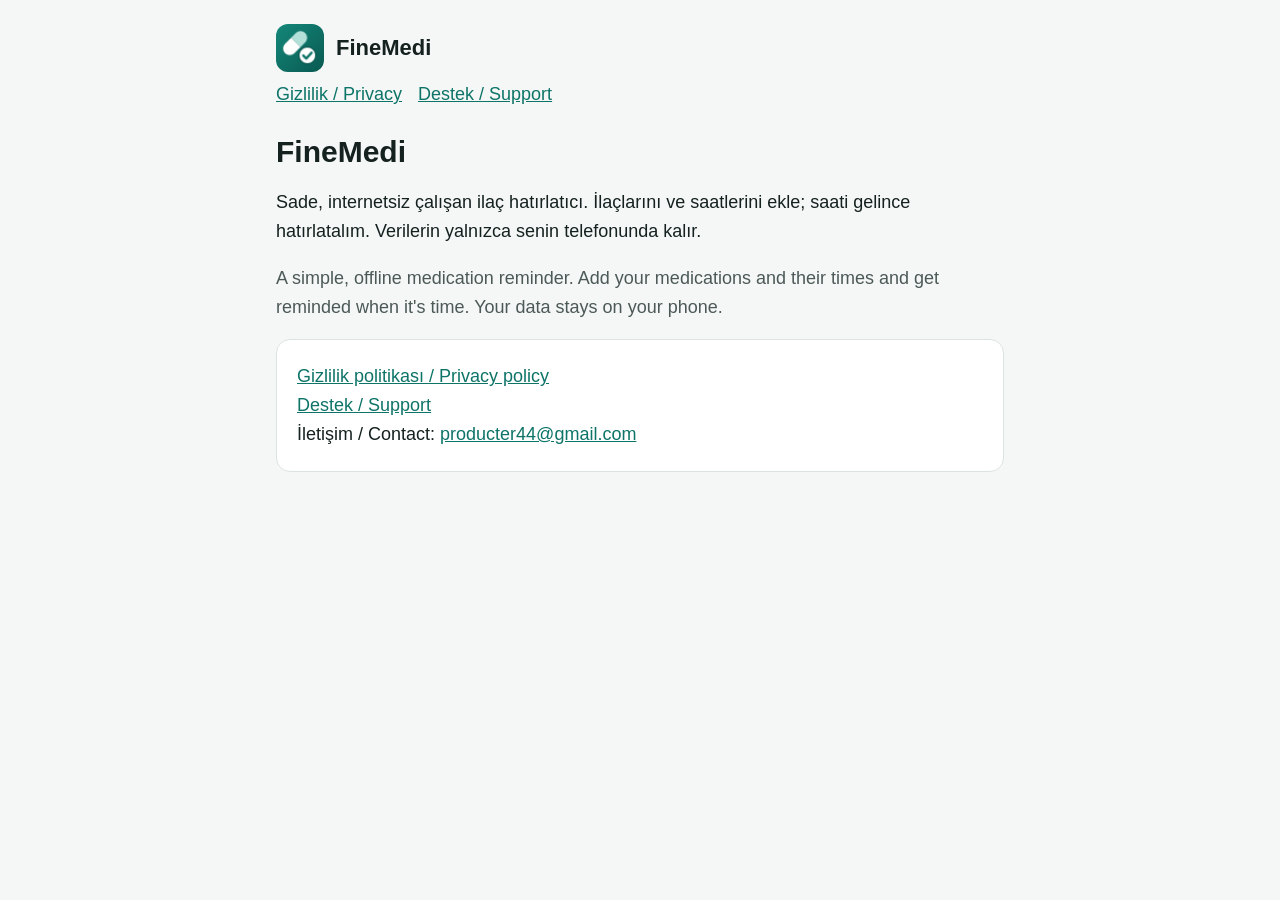
<file: index.html>
<!doctype html><html lang="tr"><head><meta charset="utf-8"><meta name="viewport" content="width=device-width, initial-scale=1"><link rel="icon" href="./assets/icon.png"><link rel="stylesheet" href="./assets/style.css"><title>FineMedi</title></head><body><main><header><img src="./assets/icon.png" alt=""><a href="./">FineMedi</a></header><nav><a href="./privacy/">Gizlilik / Privacy</a><a href="./support/">Destek / Support</a></nav>
<h1>FineMedi</h1>
<p>Sade, internetsiz çalışan ilaç hatırlatıcı. İlaçlarını ve saatlerini ekle; saati gelince hatırlatalım. Verilerin yalnızca senin telefonunda kalır.</p>
<p class="dim">A simple, offline medication reminder. Add your medications and their times and get reminded when it's time. Your data stays on your phone.</p>
<div class="card"><p><a href="privacy/">Gizlilik politikası / Privacy policy</a><br><a href="support/">Destek / Support</a><br>İletişim / Contact: <a href="mailto:producter44@gmail.com">producter44@gmail.com</a></p></div>
</main></body></html>
</file>
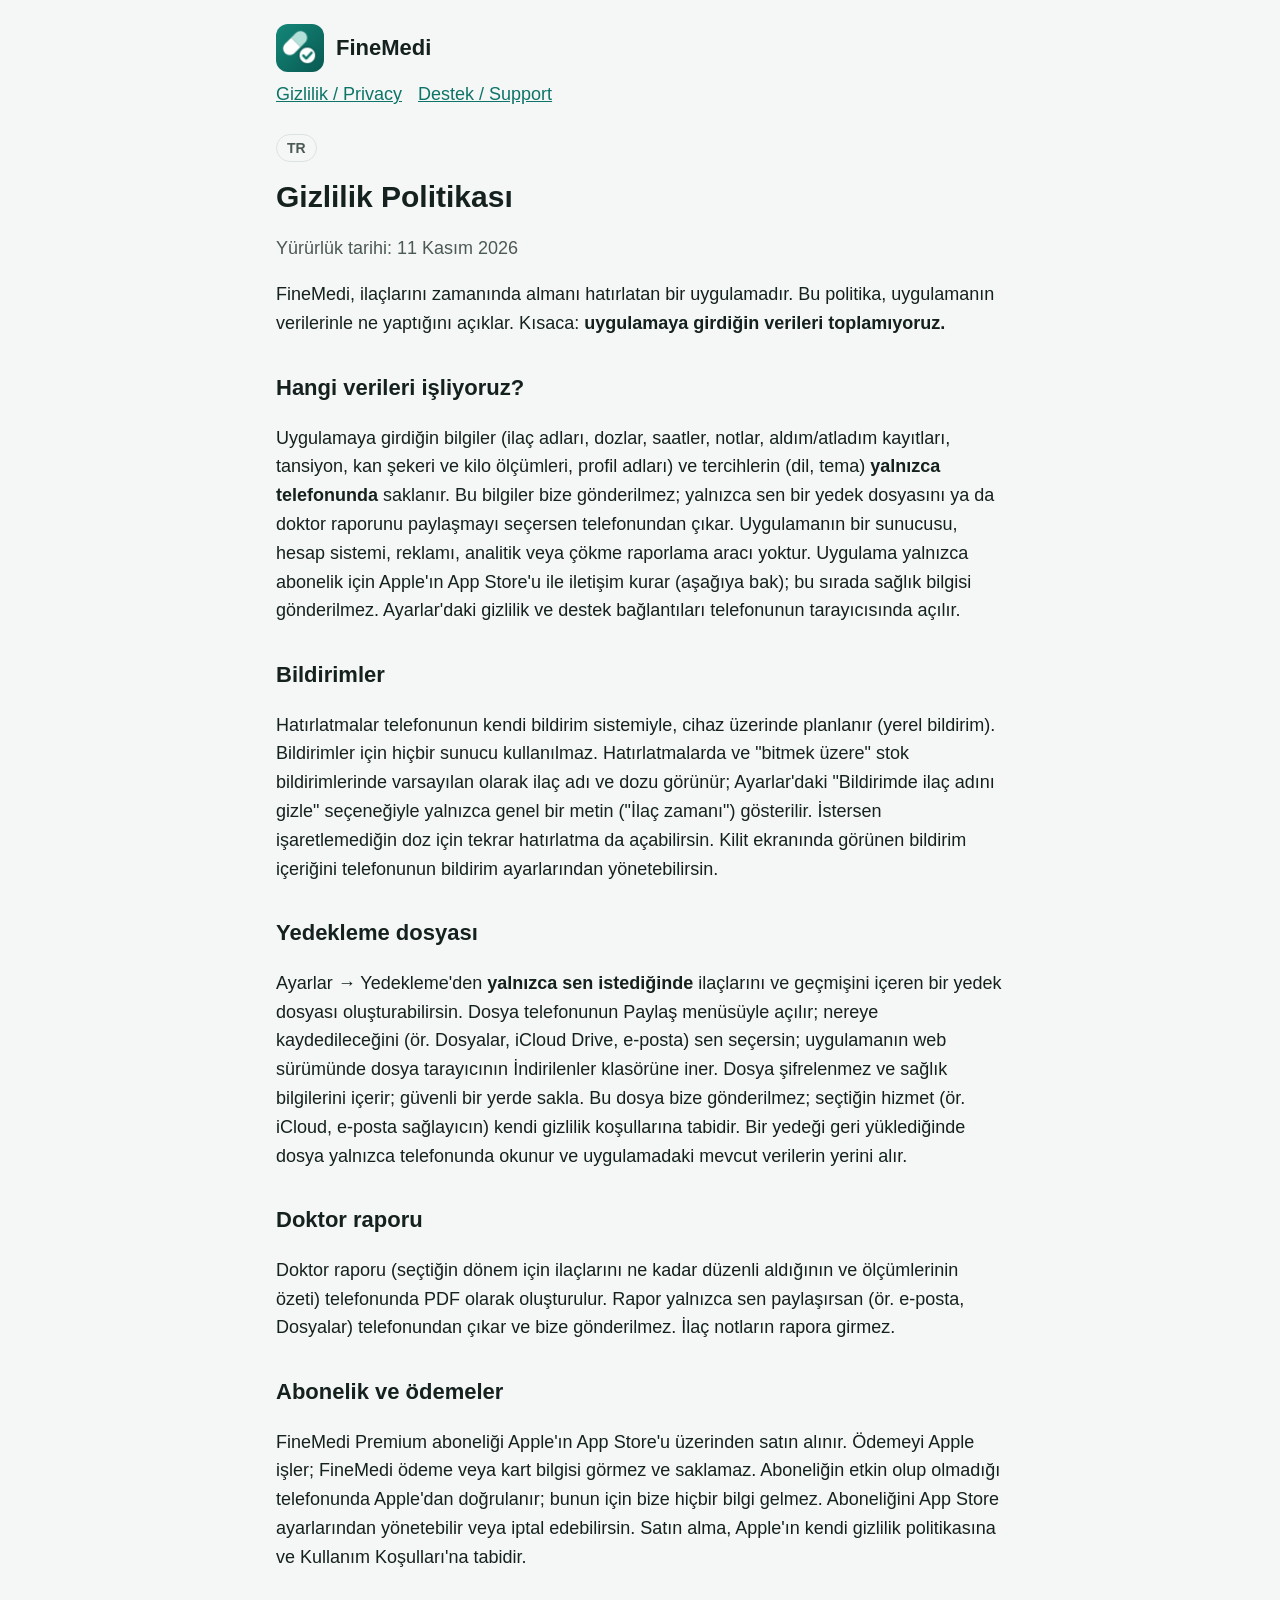
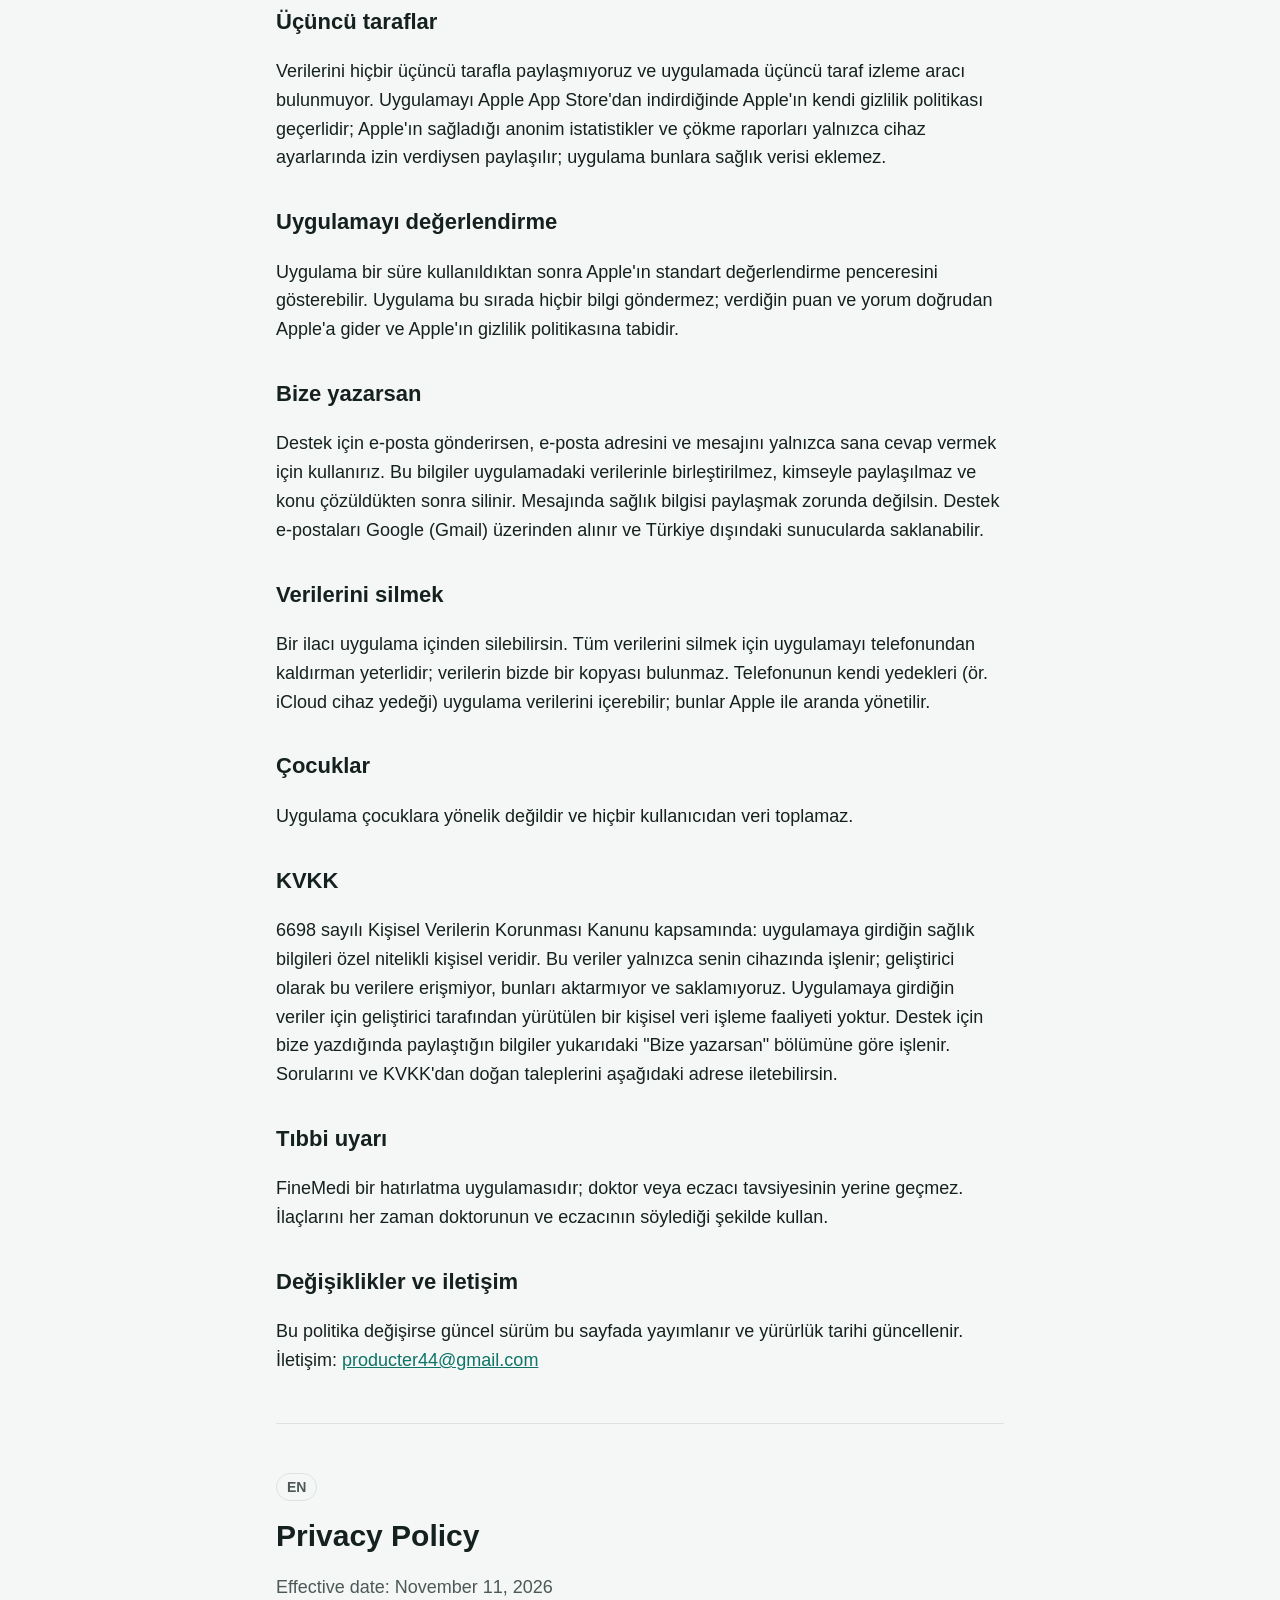
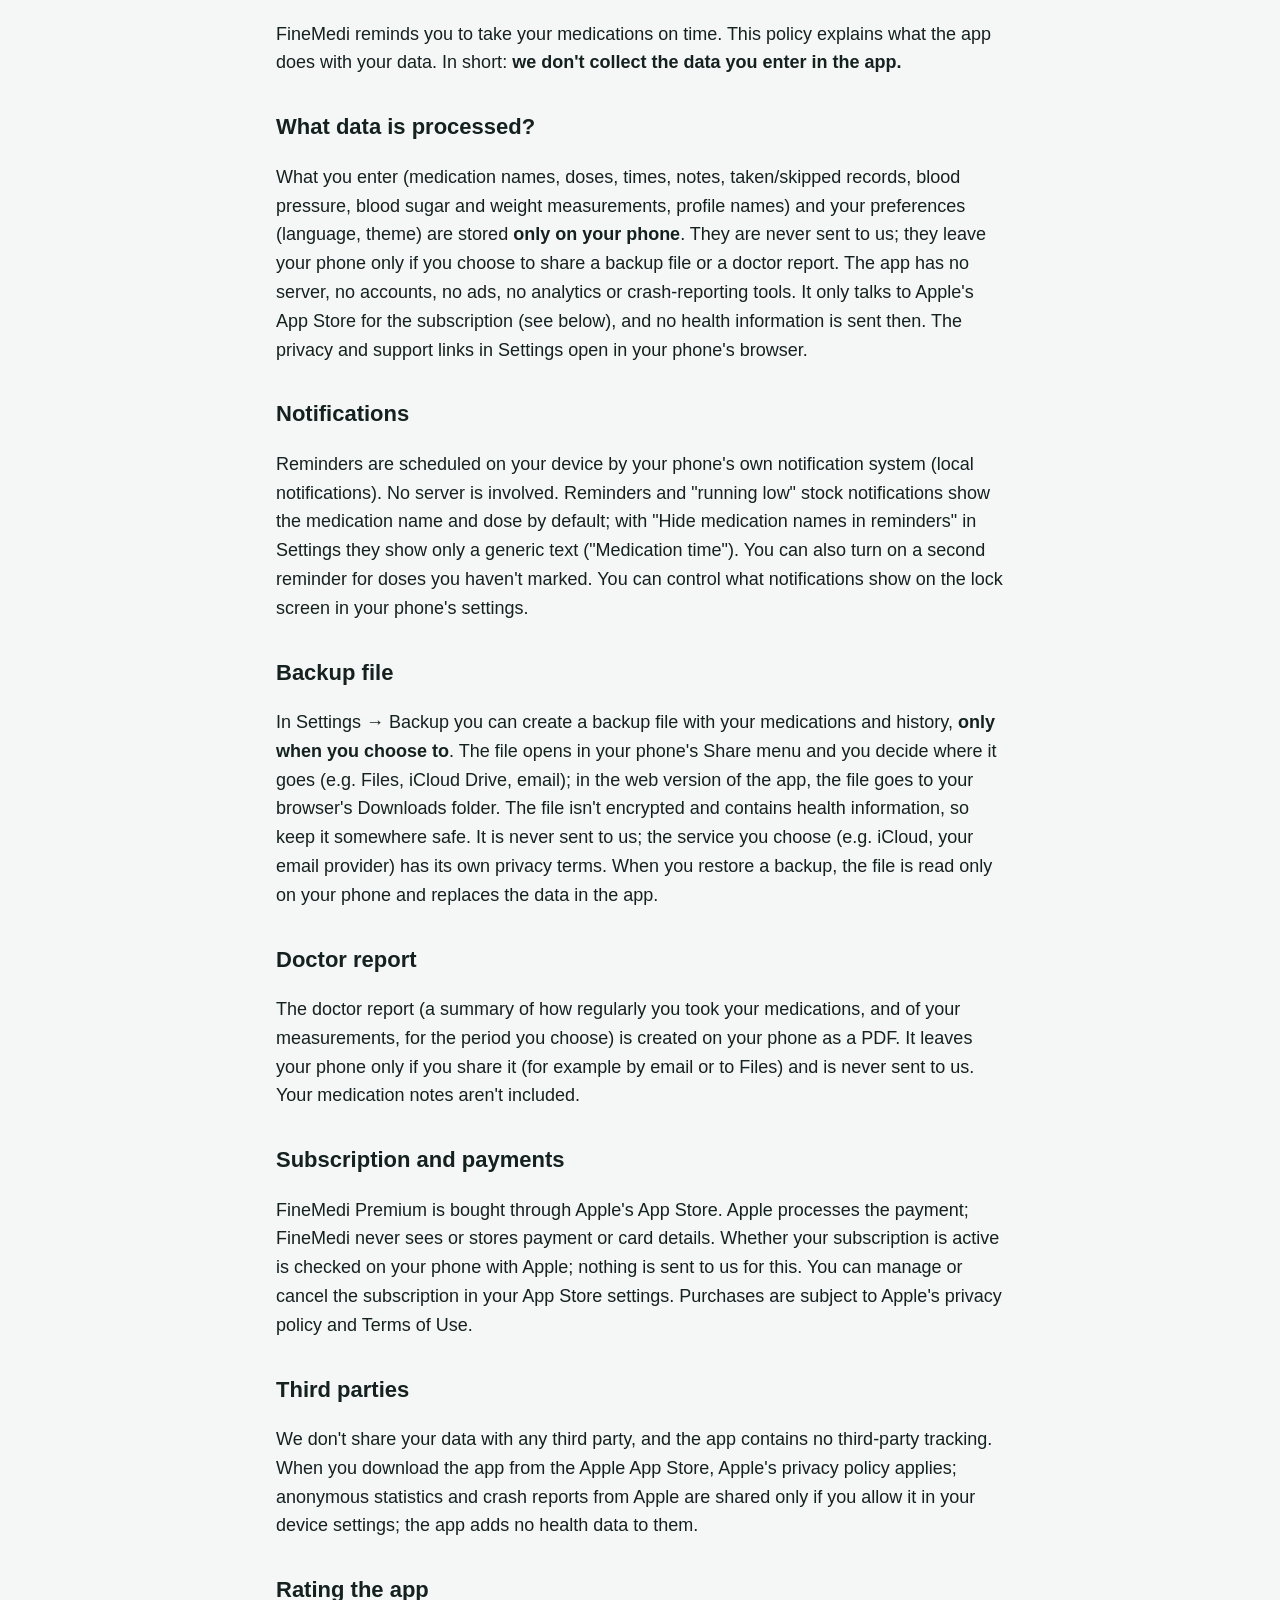
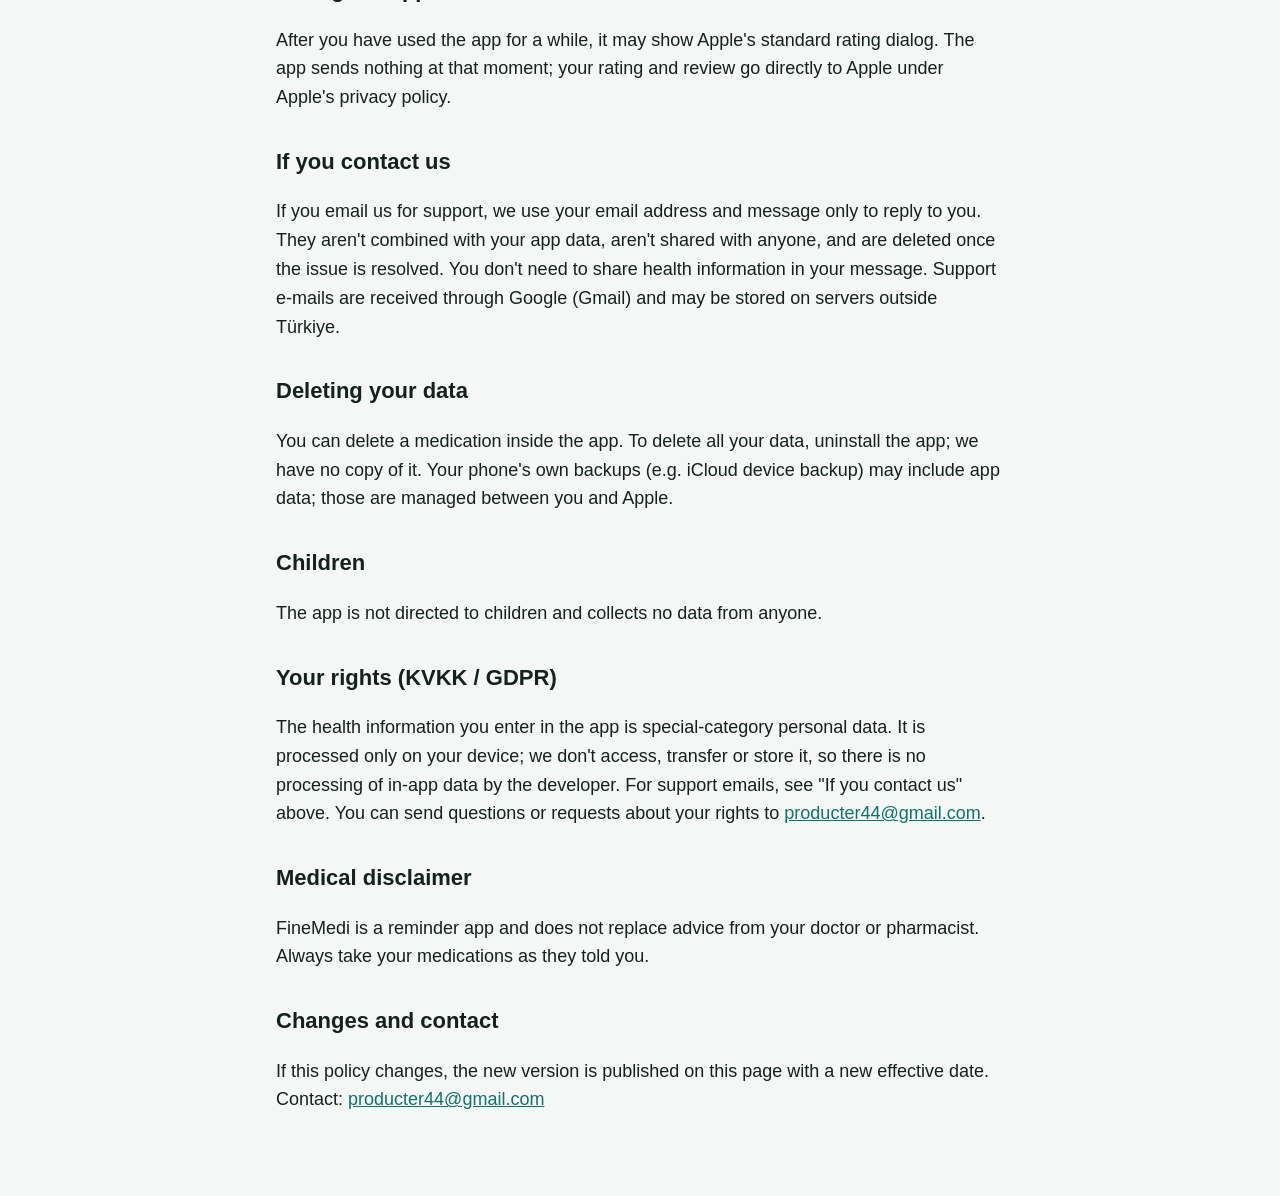
<file: privacy/index.html>
<!doctype html><html lang="tr"><head><meta charset="utf-8"><meta name="viewport" content="width=device-width, initial-scale=1"><link rel="icon" href="../assets/icon.png"><link rel="stylesheet" href="../assets/style.css"><title>Gizlilik Politikası / Privacy Policy – FineMedi</title></head><body><main><header><img src="../assets/icon.png" alt=""><a href="../">FineMedi</a></header><nav><a href="../privacy/">Gizlilik / Privacy</a><a href="../support/">Destek / Support</a></nav>
<span class="lang">TR</span>
<h1>Gizlilik Politikası</h1>
<p class="dim">Yürürlük tarihi: 11 Kasım 2026</p>
<p>FineMedi, ilaçlarını zamanında almanı hatırlatan bir uygulamadır. Bu politika, uygulamanın verilerinle ne yaptığını açıklar. Kısaca: <strong>uygulamaya girdiğin verileri toplamıyoruz.</strong></p>
<h2>Hangi verileri işliyoruz?</h2>
<p>Uygulamaya girdiğin bilgiler (ilaç adları, dozlar, saatler, notlar, aldım/atladım kayıtları, tansiyon, kan şekeri ve kilo ölçümleri, profil adları) ve tercihlerin (dil, tema) <strong>yalnızca telefonunda</strong> saklanır. Bu bilgiler bize gönderilmez; yalnızca sen bir yedek dosyasını ya da doktor raporunu paylaşmayı seçersen telefonundan çıkar. Uygulamanın bir sunucusu, hesap sistemi, reklamı, analitik veya çökme raporlama aracı yoktur. Uygulama yalnızca abonelik için Apple'ın App Store'u ile iletişim kurar (aşağıya bak); bu sırada sağlık bilgisi gönderilmez. Ayarlar'daki gizlilik ve destek bağlantıları telefonunun tarayıcısında açılır.</p>
<h2>Bildirimler</h2>
<p>Hatırlatmalar telefonunun kendi bildirim sistemiyle, cihaz üzerinde planlanır (yerel bildirim). Bildirimler için hiçbir sunucu kullanılmaz. Hatırlatmalarda ve "bitmek üzere" stok bildirimlerinde varsayılan olarak ilaç adı ve dozu görünür; Ayarlar'daki "Bildirimde ilaç adını gizle" seçeneğiyle yalnızca genel bir metin ("İlaç zamanı") gösterilir. İstersen işaretlemediğin doz için tekrar hatırlatma da açabilirsin. Kilit ekranında görünen bildirim içeriğini telefonunun bildirim ayarlarından yönetebilirsin.</p>
<h2>Yedekleme dosyası</h2>
<p>Ayarlar → Yedekleme'den <strong>yalnızca sen istediğinde</strong> ilaçlarını ve geçmişini içeren bir yedek dosyası oluşturabilirsin. Dosya telefonunun Paylaş menüsüyle açılır; nereye kaydedileceğini (ör. Dosyalar, iCloud Drive, e-posta) sen seçersin; uygulamanın web sürümünde dosya tarayıcının İndirilenler klasörüne iner. Dosya şifrelenmez ve sağlık bilgilerini içerir; güvenli bir yerde sakla. Bu dosya bize gönderilmez; seçtiğin hizmet (ör. iCloud, e-posta sağlayıcın) kendi gizlilik koşullarına tabidir. Bir yedeği geri yüklediğinde dosya yalnızca telefonunda okunur ve uygulamadaki mevcut verilerin yerini alır.</p>
<h2>Doktor raporu</h2>
<p>Doktor raporu (seçtiğin dönem için ilaçlarını ne kadar düzenli aldığının ve ölçümlerinin özeti) telefonunda PDF olarak oluşturulur. Rapor yalnızca sen paylaşırsan (ör. e-posta, Dosyalar) telefonundan çıkar ve bize gönderilmez. İlaç notların rapora girmez.</p>
<h2>Abonelik ve ödemeler</h2>
<p>FineMedi Premium aboneliği Apple'ın App Store'u üzerinden satın alınır. Ödemeyi Apple işler; FineMedi ödeme veya kart bilgisi görmez ve saklamaz. Aboneliğin etkin olup olmadığı telefonunda Apple'dan doğrulanır; bunun için bize hiçbir bilgi gelmez. Aboneliğini App Store ayarlarından yönetebilir veya iptal edebilirsin. Satın alma, Apple'ın kendi gizlilik politikasına ve Kullanım Koşulları'na tabidir.</p>
<h2>Üçüncü taraflar</h2>
<p>Verilerini hiçbir üçüncü tarafla paylaşmıyoruz ve uygulamada üçüncü taraf izleme aracı bulunmuyor. Uygulamayı Apple App Store'dan indirdiğinde Apple'ın kendi gizlilik politikası geçerlidir; Apple'ın sağladığı anonim istatistikler ve çökme raporları yalnızca cihaz ayarlarında izin verdiysen paylaşılır; uygulama bunlara sağlık verisi eklemez.</p>
<h2>Uygulamayı değerlendirme</h2>
<p>Uygulama bir süre kullanıldıktan sonra Apple'ın standart değerlendirme penceresini gösterebilir. Uygulama bu sırada hiçbir bilgi göndermez; verdiğin puan ve yorum doğrudan Apple'a gider ve Apple'ın gizlilik politikasına tabidir.</p>
<h2>Bize yazarsan</h2>
<p>Destek için e-posta gönderirsen, e-posta adresini ve mesajını yalnızca sana cevap vermek için kullanırız. Bu bilgiler uygulamadaki verilerinle birleştirilmez, kimseyle paylaşılmaz ve konu çözüldükten sonra silinir. Mesajında sağlık bilgisi paylaşmak zorunda değilsin. Destek e-postaları Google (Gmail) üzerinden alınır ve Türkiye dışındaki sunucularda saklanabilir.</p>
<h2>Verilerini silmek</h2>
<p>Bir ilacı uygulama içinden silebilirsin. Tüm verilerini silmek için uygulamayı telefonundan kaldırman yeterlidir; verilerin bizde bir kopyası bulunmaz. Telefonunun kendi yedekleri (ör. iCloud cihaz yedeği) uygulama verilerini içerebilir; bunlar Apple ile aranda yönetilir.</p>
<h2>Çocuklar</h2>
<p>Uygulama çocuklara yönelik değildir ve hiçbir kullanıcıdan veri toplamaz.</p>
<h2>KVKK</h2>
<p>6698 sayılı Kişisel Verilerin Korunması Kanunu kapsamında: uygulamaya girdiğin sağlık bilgileri özel nitelikli kişisel veridir. Bu veriler yalnızca senin cihazında işlenir; geliştirici olarak bu verilere erişmiyor, bunları aktarmıyor ve saklamıyoruz. Uygulamaya girdiğin veriler için geliştirici tarafından yürütülen bir kişisel veri işleme faaliyeti yoktur. Destek için bize yazdığında paylaştığın bilgiler yukarıdaki "Bize yazarsan" bölümüne göre işlenir. Sorularını ve KVKK'dan doğan taleplerini aşağıdaki adrese iletebilirsin.</p>
<h2>Tıbbi uyarı</h2>
<p>FineMedi bir hatırlatma uygulamasıdır; doktor veya eczacı tavsiyesinin yerine geçmez. İlaçlarını her zaman doktorunun ve eczacının söylediği şekilde kullan.</p>
<h2>Değişiklikler ve iletişim</h2>
<p>Bu politika değişirse güncel sürüm bu sayfada yayımlanır ve yürürlük tarihi güncellenir. İletişim: <a href="mailto:producter44@gmail.com">producter44@gmail.com</a></p>
<hr>
<span class="lang">EN</span>
<h1>Privacy Policy</h1>
<p class="dim">Effective date: November 11, 2026</p>
<p>FineMedi reminds you to take your medications on time. This policy explains what the app does with your data. In short: <strong>we don't collect the data you enter in the app.</strong></p>
<h2>What data is processed?</h2>
<p>What you enter (medication names, doses, times, notes, taken/skipped records, blood pressure, blood sugar and weight measurements, profile names) and your preferences (language, theme) are stored <strong>only on your phone</strong>. They are never sent to us; they leave your phone only if you choose to share a backup file or a doctor report. The app has no server, no accounts, no ads, no analytics or crash-reporting tools. It only talks to Apple's App Store for the subscription (see below), and no health information is sent then. The privacy and support links in Settings open in your phone's browser.</p>
<h2>Notifications</h2>
<p>Reminders are scheduled on your device by your phone's own notification system (local notifications). No server is involved. Reminders and "running low" stock notifications show the medication name and dose by default; with "Hide medication names in reminders" in Settings they show only a generic text ("Medication time"). You can also turn on a second reminder for doses you haven't marked. You can control what notifications show on the lock screen in your phone's settings.</p>
<h2>Backup file</h2>
<p>In Settings → Backup you can create a backup file with your medications and history, <strong>only when you choose to</strong>. The file opens in your phone's Share menu and you decide where it goes (e.g. Files, iCloud Drive, email); in the web version of the app, the file goes to your browser's Downloads folder. The file isn't encrypted and contains health information, so keep it somewhere safe. It is never sent to us; the service you choose (e.g. iCloud, your email provider) has its own privacy terms. When you restore a backup, the file is read only on your phone and replaces the data in the app.</p>
<h2>Doctor report</h2>
<p>The doctor report (a summary of how regularly you took your medications, and of your measurements, for the period you choose) is created on your phone as a PDF. It leaves your phone only if you share it (for example by email or to Files) and is never sent to us. Your medication notes aren't included.</p>
<h2>Subscription and payments</h2>
<p>FineMedi Premium is bought through Apple's App Store. Apple processes the payment; FineMedi never sees or stores payment or card details. Whether your subscription is active is checked on your phone with Apple; nothing is sent to us for this. You can manage or cancel the subscription in your App Store settings. Purchases are subject to Apple's privacy policy and Terms of Use.</p>
<h2>Third parties</h2>
<p>We don't share your data with any third party, and the app contains no third-party tracking. When you download the app from the Apple App Store, Apple's privacy policy applies; anonymous statistics and crash reports from Apple are shared only if you allow it in your device settings; the app adds no health data to them.</p>
<h2>Rating the app</h2>
<p>After you have used the app for a while, it may show Apple's standard rating dialog. The app sends nothing at that moment; your rating and review go directly to Apple under Apple's privacy policy.</p>
<h2>If you contact us</h2>
<p>If you email us for support, we use your email address and message only to reply to you. They aren't combined with your app data, aren't shared with anyone, and are deleted once the issue is resolved. You don't need to share health information in your message. Support e-mails are received through Google (Gmail) and may be stored on servers outside Türkiye.</p>
<h2>Deleting your data</h2>
<p>You can delete a medication inside the app. To delete all your data, uninstall the app; we have no copy of it. Your phone's own backups (e.g. iCloud device backup) may include app data; those are managed between you and Apple.</p>
<h2>Children</h2>
<p>The app is not directed to children and collects no data from anyone.</p>
<h2>Your rights (KVKK / GDPR)</h2>
<p>The health information you enter in the app is special-category personal data. It is processed only on your device; we don't access, transfer or store it, so there is no processing of in-app data by the developer. For support emails, see "If you contact us" above. You can send questions or requests about your rights to <a href="mailto:producter44@gmail.com">producter44@gmail.com</a>.</p>
<h2>Medical disclaimer</h2>
<p>FineMedi is a reminder app and does not replace advice from your doctor or pharmacist. Always take your medications as they told you.</p>
<h2>Changes and contact</h2>
<p>If this policy changes, the new version is published on this page with a new effective date. Contact: <a href="mailto:producter44@gmail.com">producter44@gmail.com</a></p>
</main></body></html>
</file>
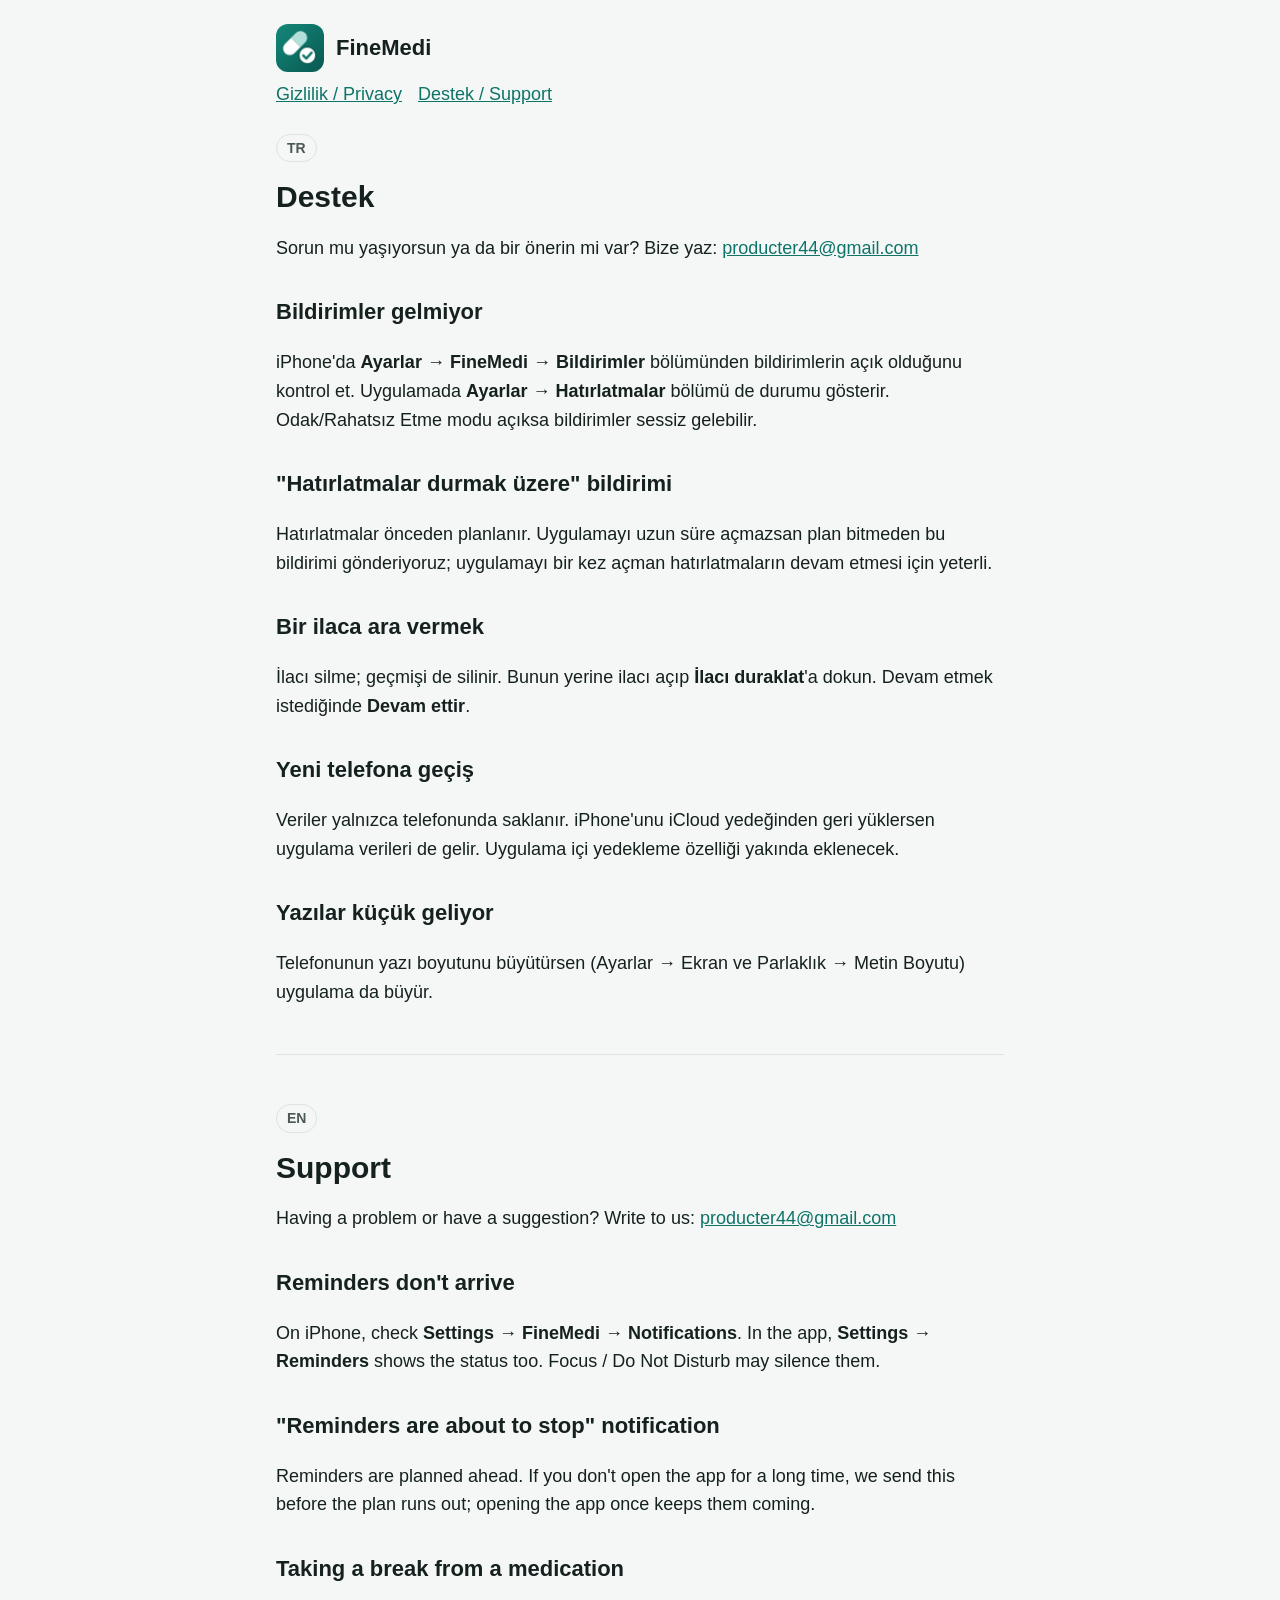
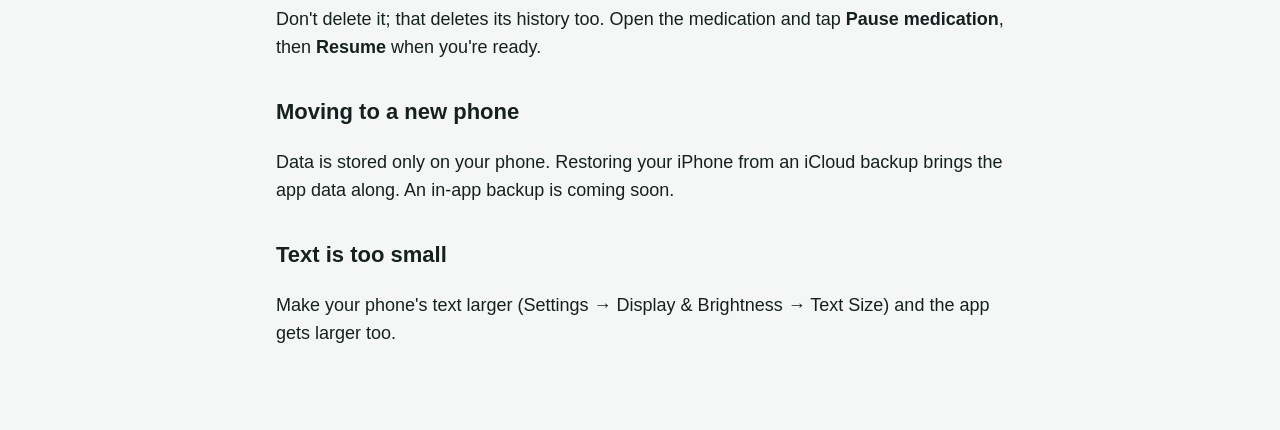
<file: support/index.html>
<!doctype html><html lang="tr"><head><meta charset="utf-8"><meta name="viewport" content="width=device-width, initial-scale=1"><link rel="icon" href="../assets/icon.png"><link rel="stylesheet" href="../assets/style.css"><title>Destek / Support – FineMedi</title></head><body><main><header><img src="../assets/icon.png" alt=""><a href="../">FineMedi</a></header><nav><a href="../privacy/">Gizlilik / Privacy</a><a href="../support/">Destek / Support</a></nav>
<span class="lang">TR</span>
<h1>Destek</h1>
<p>Sorun mu yaşıyorsun ya da bir önerin mi var? Bize yaz: <a href="mailto:producter44@gmail.com">producter44@gmail.com</a></p>
<h2>Bildirimler gelmiyor</h2>
<p>iPhone'da <strong>Ayarlar → FineMedi → Bildirimler</strong> bölümünden bildirimlerin açık olduğunu kontrol et. Uygulamada <strong>Ayarlar → Hatırlatmalar</strong> bölümü de durumu gösterir. Odak/Rahatsız Etme modu açıksa bildirimler sessiz gelebilir.</p>
<h2>"Hatırlatmalar durmak üzere" bildirimi</h2>
<p>Hatırlatmalar önceden planlanır. Uygulamayı uzun süre açmazsan plan bitmeden bu bildirimi gönderiyoruz; uygulamayı bir kez açman hatırlatmaların devam etmesi için yeterli.</p>
<h2>Bir ilaca ara vermek</h2>
<p>İlacı silme; geçmişi de silinir. Bunun yerine ilacı açıp <strong>İlacı duraklat</strong>'a dokun. Devam etmek istediğinde <strong>Devam ettir</strong>.</p>
<h2>Yeni telefona geçiş</h2>
<p>Veriler yalnızca telefonunda saklanır. iPhone'unu iCloud yedeğinden geri yüklersen uygulama verileri de gelir. Uygulama içi yedekleme özelliği yakında eklenecek.</p>
<h2>Yazılar küçük geliyor</h2>
<p>Telefonunun yazı boyutunu büyütürsen (Ayarlar → Ekran ve Parlaklık → Metin Boyutu) uygulama da büyür.</p>
<hr>
<span class="lang">EN</span>
<h1>Support</h1>
<p>Having a problem or have a suggestion? Write to us: <a href="mailto:producter44@gmail.com">producter44@gmail.com</a></p>
<h2>Reminders don't arrive</h2>
<p>On iPhone, check <strong>Settings → FineMedi → Notifications</strong>. In the app, <strong>Settings → Reminders</strong> shows the status too. Focus / Do Not Disturb may silence them.</p>
<h2>"Reminders are about to stop" notification</h2>
<p>Reminders are planned ahead. If you don't open the app for a long time, we send this before the plan runs out; opening the app once keeps them coming.</p>
<h2>Taking a break from a medication</h2>
<p>Don't delete it; that deletes its history too. Open the medication and tap <strong>Pause medication</strong>, then <strong>Resume</strong> when you're ready.</p>
<h2>Moving to a new phone</h2>
<p>Data is stored only on your phone. Restoring your iPhone from an iCloud backup brings the app data along. An in-app backup is coming soon.</p>
<h2>Text is too small</h2>
<p>Make your phone's text larger (Settings → Display &amp; Brightness → Text Size) and the app gets larger too.</p>
</main></body></html>
</file>
<file: assets/style.css>
:root { --teal: #0E7468; --text: #15211F; --dim: #4C5957; --bg: #F4F7F6; --card: #FFFFFF; --line: #DCE3E2; }
@media (prefers-color-scheme: dark) {
  :root { --teal: #5CC8B8; --text: #E6EDEC; --dim: #A1ADAB; --bg: #0F1817; --card: #1B2523; --line: #2E3A38; }
}
* { box-sizing: border-box; }
body { margin: 0; background: var(--bg); color: var(--text); font: 18px/1.6 -apple-system, BlinkMacSystemFont, "Segoe UI", Roboto, sans-serif; }
main { max-width: 760px; margin: 0 auto; padding: 24px 16px 64px; }
header { display: flex; align-items: center; gap: 12px; margin-bottom: 8px; }
header img { width: 48px; height: 48px; border-radius: 12px; }
header a { color: var(--text); text-decoration: none; font-weight: 700; font-size: 22px; }
nav { display: flex; gap: 16px; flex-wrap: wrap; margin: 8px 0 24px; }
nav a, a { color: var(--teal); }
h1 { font-size: 30px; line-height: 1.25; margin: 16px 0 4px; }
h2 { font-size: 22px; margin-top: 32px; }
.dim { color: var(--dim); }
.card { background: var(--card); border: 1px solid var(--line); border-radius: 14px; padding: 4px 20px; margin: 16px 0; }
.lang { display: inline-block; font-size: 14px; font-weight: 700; color: var(--dim); border: 1px solid var(--line); border-radius: 999px; padding: 2px 10px; }
hr { border: 0; border-top: 1px solid var(--line); margin: 48px 0; }
</file>
